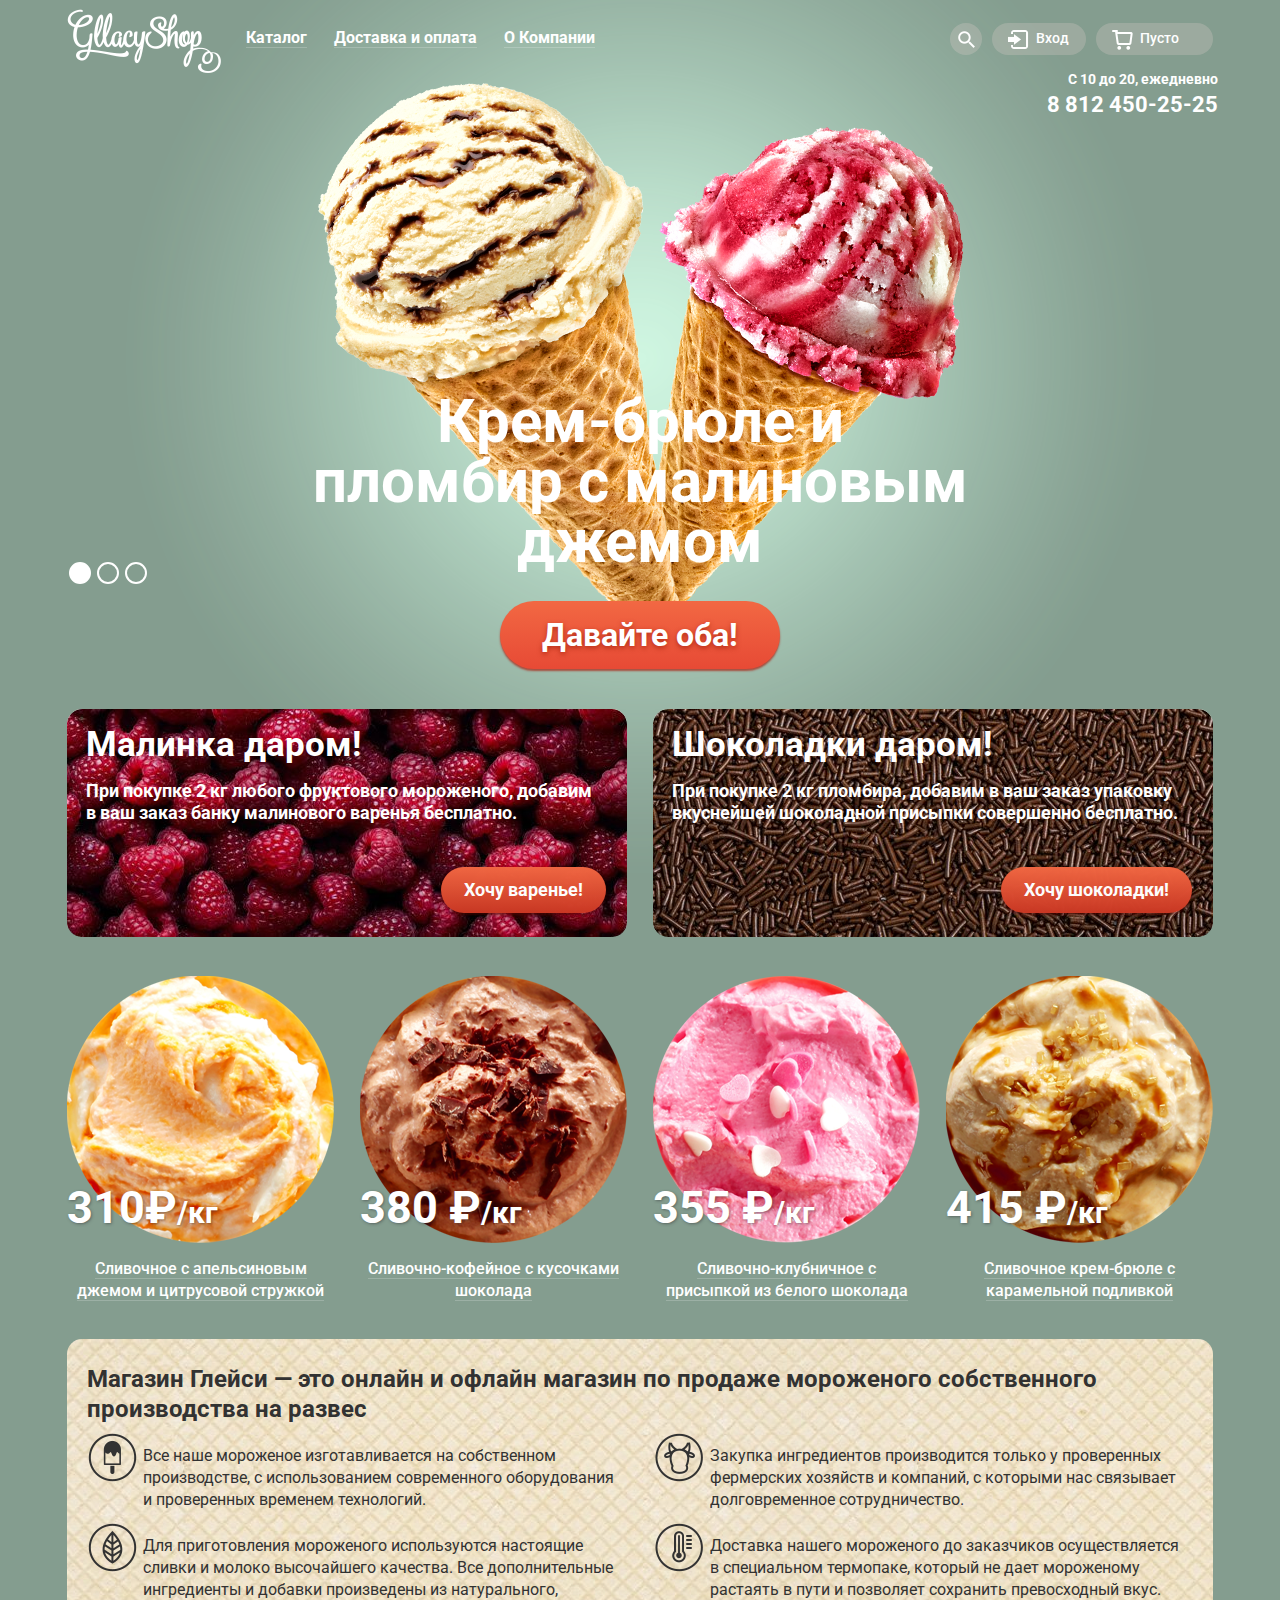
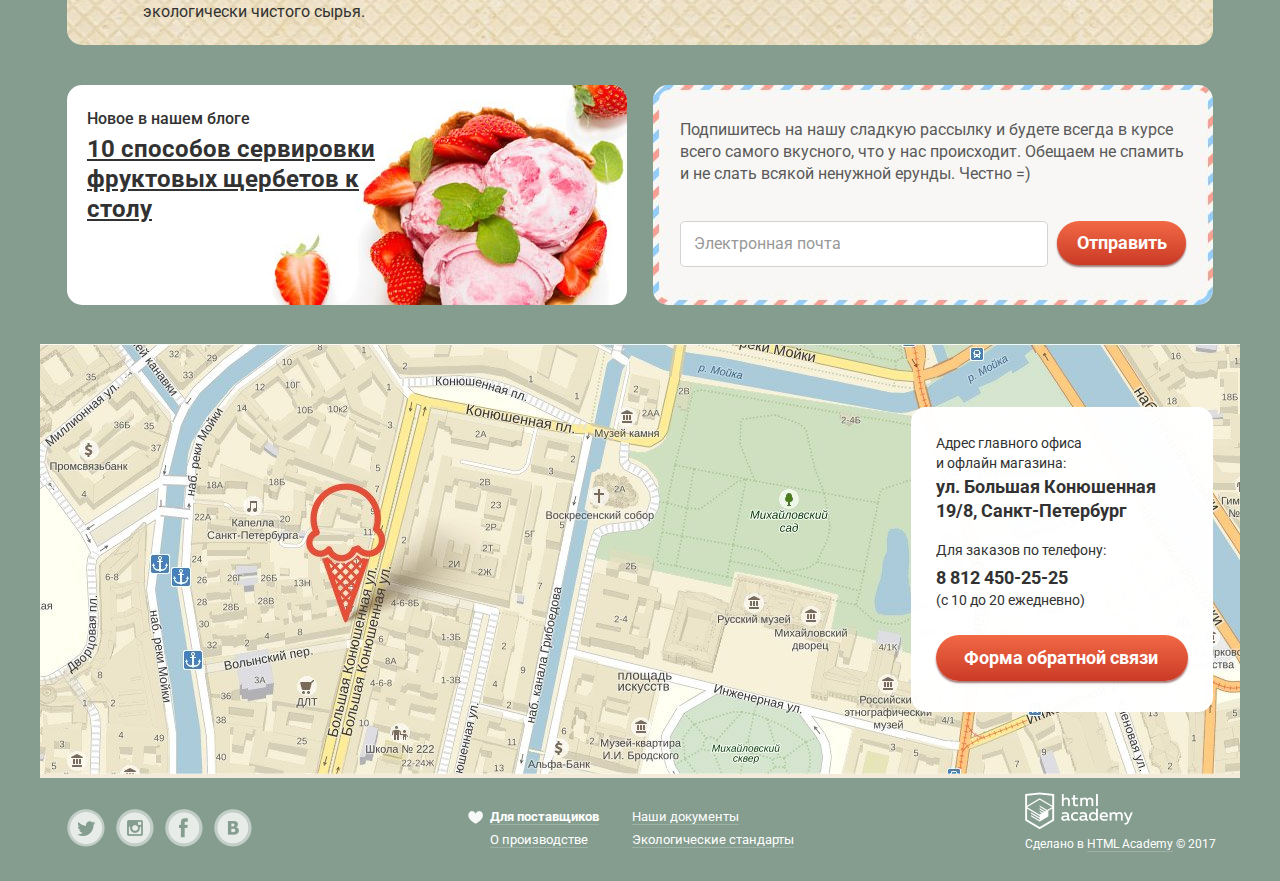
<file: index.html>
<!DOCTYPE html>
<html lang="ru">
    <head>
        <meta charset="utf-8">
        <title>Icecream shop "Gllacy"</title>
        <link href="https://fonts.googleapis.com/css?family=Roboto:100,100i,300,300i,400,400i,500,500i,700,700i,900,900i&amp;subset=cyrillic,cyrillic-ext" rel="stylesheet">
        <link rel="stylesheet" href="css/normalize.css">
        <link rel="stylesheet" href="css/style.css">
        <link rel="icon" type="image/png" sizes="16x16" href="img/favicon.png">
    </head>
    <body>
        <input class="slider-input" type="radio" id="btn-1" name="toggle" checked>
        <input class="slider-input" type="radio" id="btn-2" name="toggle">
        <input class="slider-input" type="radio" id="btn-3" name="toggle">
        <div class="site-wrapper">
            <div class="content-wrapper">
                <!-- Header start -->
                <header class="main-header clearfix">
                    <nav class="main-nav">
                        <div class="logo">
                            <img src="img/logo.png" alt="Логотип Gllacy" width="154" height="64">
                        </div>
                        <ul class="main-nav-list">
                            <li class="main-nav-item">
                                <a class="main-nav-item-link" href="">
                                    <span>Каталог</span>
                                </a>
                                <div class="catalog-menu-list-wrapper">
                                    <ul class="catalog-menu-list">
                                        <li class="catalog-menu-item">Новинки</li>
                                        <li class="catalog-menu-item">
                                            <a href="catalog.html">Сливочное</a>
                                        </li>
                                        <li class="catalog-menu-item">
                                            <a href="">Щербеты</a>
                                        </li>
                                        <li class="catalog-menu-item">
                                            <a href="">Фруктовый лед</a>
                                        </li>
                                        <li class="catalog-menu-item">
                                            <a href="">Мелорин</a>
                                        </li>
                                    </ul>
                                </div>
                            </li>
                            <li class="main-nav-item">
                                <a class="main-nav-item-link" href="">
                                    <span>Доставка и оплата</span>
                                </a>
                            </li>
                            <li class="main-nav-item">
                                <a href="" class="main-nav-item-link">
                                    <span>О Компании</span>
                                </a>
                            </li>
                        </ul>
                    </nav>
                    <div class="user-block">
                        <div class="user-block-item user-block-item-search">
                            <a href="" class="search-link" title="Поиск"></a>
                            <div class="search-form-wrap">
                                <form class="search-form" action="https://echo.htmlacademy.ru" method="get">
                                    <input class="search-input" type="search" id="search" name="search" placeholder="Что ищем?">
                                    <label class="search-hint" for="search">Что ищем?</label>
                                </form>
                            </div>
                        </div>
                        <div class="user-block-item user-block-item-login">
                            <a href="" class="login-link" title="Вход">Вход</a>
                            <div class="login-form-wrap">
                                <form class="login-form" action="https://echo.htmlacademy.ru" method="get">
                                    <input class="email-input" type="email" name="email" id="enter-email" placeholder="Электронная почта" required>
                                    <label class="email-hint" for="enter-email">Электронная почта</label>
                                    <input class="password-input" type="password" name="password" id="enter-password" placeholder="Пароль" required>
                                    <label class="password-hint" for="enter-password">Пароль</label>
                                    <button class="login-btn btn" type="submit">Войти</button>
                                    <a class="login-forgotten" href="#">Забыли пароль?</a>
                                    <a class="login-new" href="#">Новая регистрация</a>
                                </form>
                            </div>
                        </div>
                        <div class="user-block-item user-block-item-basket">
                            <a href="" class="basket-link" title="Корзина">Пусто</a>
                            <a href="" class="basket-link basket-link-hover" title="Корзина">2 товара</a>
                            <div class="basket-content">
                                <table class="basket-table">
                                    <tbody>
                                        <tr class="basket-row">
                                            <td class="basket-col">
                                                <span class="cancel">&times;</span>
                                            </td>
                                            <td class="basket-col">
                                                <img src="img/ice-orange.png" alt="Пломбир с апельсиновым джемом" height="33" width="33">
                                            </td>
                                            <td class="basket-col">
                                                <span class="icecream-type">Пломбир с апельсиновым джемом</span>
                                            </td>
                                            <td class="basket-col">1,5 кг <span class="icecream-cost">х 200 руб.</span>
                                            </td>
                                            <td class="basket-col">300 руб.</td>
                                        </tr>
                                        <tr class="basket-row">
                                            <td class="basket-col">
                                                <span class="cancel">&times;</span>
                                            </td>
                                            <td class="basket-col">
                                                <img src="img/ice-straw.png" alt="Клубничный пломбир с присыпкой  из белого шоколада" height="33" width="33">
                                            </td>
                                            <td class="basket-col">
                                                <span class="icecream-type">Клубничный пломбир с присыпкой  из белого шоколада</span>
                                            </td>
                                            <td class="basket-col">1,5 кг <span class="icecream-cost">х 300 руб.</span>
                                            </td>
                                            <td class="basket-col">450 руб.</td>
                                        </tr>
                                    </tbody>
                                </table>
                                <div class="basket-row-all">
                                    <span>Итого: 750 руб.</span>
                                    <a href="#" class="basket-btn btn">Оформить заказ</a>
                                </div>
                            </div>
                        </div>
                    </div>
                    <div class="contact-info">
                        <span class="open-time">С 10 до 20, ежедневно</span>
                        <span class="phone">8 812 450-25-25</span>
                    </div>
                </header>
                <!-- Слайдеры-->
                <div class="slider">
                    <div class="slide" id="slide1">
                        <div class="slide-title">Крем-брюле и пломбир с малиновым джемом</div>
                        <a href="#" class="slide-btn">Давайте оба!</a>
                    </div>
                    <div class="slide" id="slide2">
                        <div class="slide-title">Шоколадный пломбир и лимонный сорбет</div>
                        <a href="#" class="slide-btn">Давайте оба!</a>
                    </div>
                    <div class="slide" id="slide3">
                        <div class="slide-title">Пломбир с помадкой и клубничный щербет</div>
                        <a href="#" class="slide-btn">Давайте оба!</a>
                    </div>
                </div>
                <div class="slider-controls">
                    <label for="btn-1">Слайдер 1</label>
                    <label for="btn-2">Слайдер 2</label>
                    <label for="btn-3">Слайдер 3</label>
                </div>
                <!-- Слайдеры off -->
                <main>
                    <section class="main-offers clearfix">
                        <div class="offer offer-left clearfix">
                            <h3 class="offer-heading">Малинка даром!</h3>
                            <p class="offer-text">При покупке 2 кг любого фруктового мороженого, добавим в ваш заказ банку малинового варенья бесплатно.</p>
                            <a href="" class="btn offer-btn">Хочу варенье!</a>
                        </div>
                        <div class="offer offer-right">
                            <h3 class="offer-heading">Шоколадки даром!</h3>
                            <p class="offer-text">При покупке 2 кг пломбира, добавим в ваш заказ упаковку вкуснейшей шоколадной присыпки совершенно бесплатно.</p>
                            <a href="" class="btn offer-btn ">Хочу шоколадки!</a>
                        </div>
                    </section>
                    <section class="hits">
                        <article class="catalog-item">
                            <figure class="catalog-item-img">
                                <img src="img/ice-orange.png" alt="Сливочное с апельсиновым джемом и цитрусовой стружкой" width="267" height="267">
                            </figure>
                            <span class="catalog-item-name">
                                <a href="#">Сливочное с апельсиновым джемом и цитрусовой стружкой</a>
                            </span>
                            <span class="item-price">310&#8381;<span class="small-letter">/кг</span></span>
                            <a href="#" class="btn catalog-preview-btn">Быстрый просмотр</a>
                            <div class="catalog-item-preview">Превью</div>
                        </article>
                        <article class="catalog-item">
                            <figure class="catalog-item-img">        
                                <img src="img/ice-coffee.png" alt="Сливочно-кофейное с кусочками шоколада" width="267" height="267">
                            </figure>
                            <span class="catalog-item-name">
                                <a href="">Сливочно-кофейное с кусочками шоколада</a>
                            </span>
                            <span class="item-price">380 ₽<span class="small-letter">/кг</span></span>
                            <a href="#" class="btn catalog-preview-btn">Быстрый просмотр</a>
                            <div class="catalog-item-preview">Превью</div>
                        </article>
                        <article class="catalog-item">
                            <figure class="catalog-item-img">        
                                <img src="img/ice-straw.png" alt="Сливочно-клубничное с присыпкой из белого шоколада" width="267" height="267">
                            </figure>
                            <span class="catalog-item-name">
                                <a href="">Сливочно-клубничное с присыпкой из белого шоколада</a>
                            </span>
                            <span class="item-price">355 ₽<span class="small-letter">/кг</span></span>
                            <a href="#" class="btn catalog-preview-btn">Быстрый просмотр</a>
                            <div class="catalog-item-preview">Превью</div>
                        </article>
                        <article class="catalog-item">
                            <figure class="catalog-item-img">        
                                <img src="img/ice-caram.png" alt="Сливочное крем-брюле с карамельной подливкой" width="267" height="267">
                            </figure>
                            <span class="catalog-item-name">
                                <a href="">Сливочное крем-брюле с карамельной подливкой</a>
                            </span>
                            <span class="item-price">415 ₽<span class="small-letter">/кг</span></span>
                            <a href="#" class="btn catalog-preview-btn">Быстрый просмотр</a>
                            <div class="catalog-item-preview">Превью</div>
                        </article>
                    </section>
                    <section class="advantages">
                        <div class="advantages-wrapper">
                            <!-- Тире портит разметку -->
                            <h2 class="advantages-heading">Магазин Глейси — это онлайн и офлайн магазин по продаже мороженого собственного производства на развес</h2>
                            <div class="advantages-item">
                                <p class="icecream">Все наше мороженое изготавливается на собственном производстве, с использованием современного оборудования и проверенных временем технологий.</p>
                            </div>
                            <div class="advantages-item">
                                <p class="cow">Закупка ингредиентов  производится только у проверенных фермерских хозяйств и компаний, с которыми нас связывает долговременное сотрудничество.</p>
                            </div>
                            <div class="advantages-item">
                                <p class="leaf">Для приготовления мороженого используются настоящие сливки и молоко высочайшего качества. Все дополнительные ингредиенты и добавки произведены из натурального, экологически чистого сырья.</p>
                            </div>
                            <div class="advantages-item">
                                <p class="temperature">Доставка нашего мороженого до заказчиков осуществляется в специальном термопаке, который не дает мороженому растаять в пути и позволяет сохранить превосходный вкус.</p>
                            </div>
                        </div>
                    </section>
                    <!-- Блог и фидбэк -->
                    <section class="additional-options clearfix">
                        <div class="options blog">
                            <p class="blog-news-heading">Новое в нашем блоге</p>
                            <!-- По бизнес-логике тут должна быть ссылка-->
                            <a href="#">
                                <span class="blog-news-link">10 способов сервировки фруктовых щербетов к столу</span>
                            </a>
                        </div>
                        <div class="options mailout">
                            <p class="mailout-description">Подпишитесь на нашу сладкую рассылку и будете всегда в курсе всего самого вкусного, что у нас происходит. Обещаем не спамить и не слать всякой ненужной ерунды. Честно =)</p>
                            <form action="https://echo.htmlacademy.ru" method="POST" class="mailout-form">
                                <input type="text" name="mailout" placeholder="Электронная почта" class="mailout-input" id="mailout-field" required>
                                <label for="mailout-field" class="mailout-hint">Электронная почта</label>
                                <button type="submit" class="mailout-btn btn">Отправить</button>
                            </form>
                        </div>
                    </section>
                </main>
            </div>
            <!-- Див сверху заканчивает content-wrapper -->
            <section class="feedback feedback-wrapper">
                <div class="map">
                    <iframe src="https://www.google.com/maps/embed?pb=!1m18!1m12!1m3!1d1998.6146657631232!2d30.320266216014495!3d59.938535981876115!2m3!1f0!2f0!3f0!3m2!1i1024!2i768!4f13.1!3m3!1m2!1s0x4696310fca77c663%3A0xe2913435672b14c9!2s21Shop!5e0!3m2!1sru!2sru!4v1492291363458"></iframe>
                </div>
                <div class="feedback-contacts">
                    <p>Адрес главного офиса и офлайн магазина:</p>
                    <b class="address">ул. Большая Конюшенная 19/8, Санкт-Петербург</b>             
                    <p>Для заказов по телефону:</p>
                    <b>8 812 450-25-25</b>
                    <p>(с 10 до 20 ежедневно)</p>
                    <a href="#feedback-modal-open" class="feedback-form-btn btn">Форма обратной связи</a>
                    <div class="feedback-modal-wrapper" id="feedback-modal-open">
                        <form class="feedback-form-modal" action="https://echo.htmlacademy.ru" method="get">
                            <a href="#close" title="Закрыть" class="close">&times;</a>
                            <span>Мы обязательно вам ответим!</span>
                            <input type="text" name="name" id="name" placeholder="Как вас зовут?" class="name-input" required>
                            <label for="name" class="name-hint">Как вас зовут?</label>
                            <input type="email" name="email" id="reg-email" placeholder="Ваша почта для ответа?" class="reg-email-input" required>
                            <label for="reg-email" class="reg-email-hint">Ваша почта для ответа?</label>
                            <textarea placeholder="Напишите что-нибудь..." name="feedback-additional" class="feedback-additional-texarea" id="feedback-additional"></textarea>
                            <label for="feedback-additional" class="feedback-additional-hint">Напишите что-нибудь...</label>
                            <button type="submit" class="reg-btn btn">Отправить</button>
                        </form>
                    </div>
                </div>
            </section>
            <footer class="footer content-wrapper clearfix">
                <section class="footer-social">
                    <a class="footer-social-btn-link" href="https://twitter.com/htmlacademy-ru" target="_blank">
                        <span class="footer-social-btn twitter">HTML Academy: Twitter</span>
                    </a>
                    <a class="footer-social-btn-link" href="https://www.instagram.com/htmlacademy/" target="_blank">
                        <span class="footer-social-btn insta">HTML Academy: Instagram</span>
                    </a>
                    <a class="footer-social-btn-link" href="https://www.facebook.com/htmlacademy" target="_blank">
                        <span class="footer-social-btn facebook">HTML Academy: Facebook</span>
                    </a>
                    <a class="footer-social-btn-link" href="https://vk.com/htmlacademy" target="_blank">
                        <span class="footer-social-btn vk">HTML Academy: Vkontakte</span>
                    </a>
                </section>
                <section class="footer-docs">
                    <ul class="footer-docs-list">
                        <li>
                            <a class="footer-docs-link" href="#">Для поставщиков</a>
                        </li>
                        <li>
                            <a class="footer-docs-link" href="#">Наши документы</a>
                        </li>
                        <li>
                            <a class="footer-docs-link" href="#">О производстве</a>
                        </li>
                        <li>
                            <a class="footer-docs-link" href="#">Экологические стандарты</a>
                        </li>
                    </ul>
                </section>
                <section class="footer-copyright">
                    <a class="footer-copyright-link" href="https://htmlacademy.ru/intensive/htmlcss">
                        <span class="footer-copyright-logo">HTML Academy</span>
                    </a>
                    <span>Сделано в <a href="https://htmlacademy.ru/intensive/htmlcss">HTML Academy</a> &#169; 2017</span>
                </section>
            </footer>
        </div>
        <script src="js/script.js"></script>
    </body>
</html>
</file>
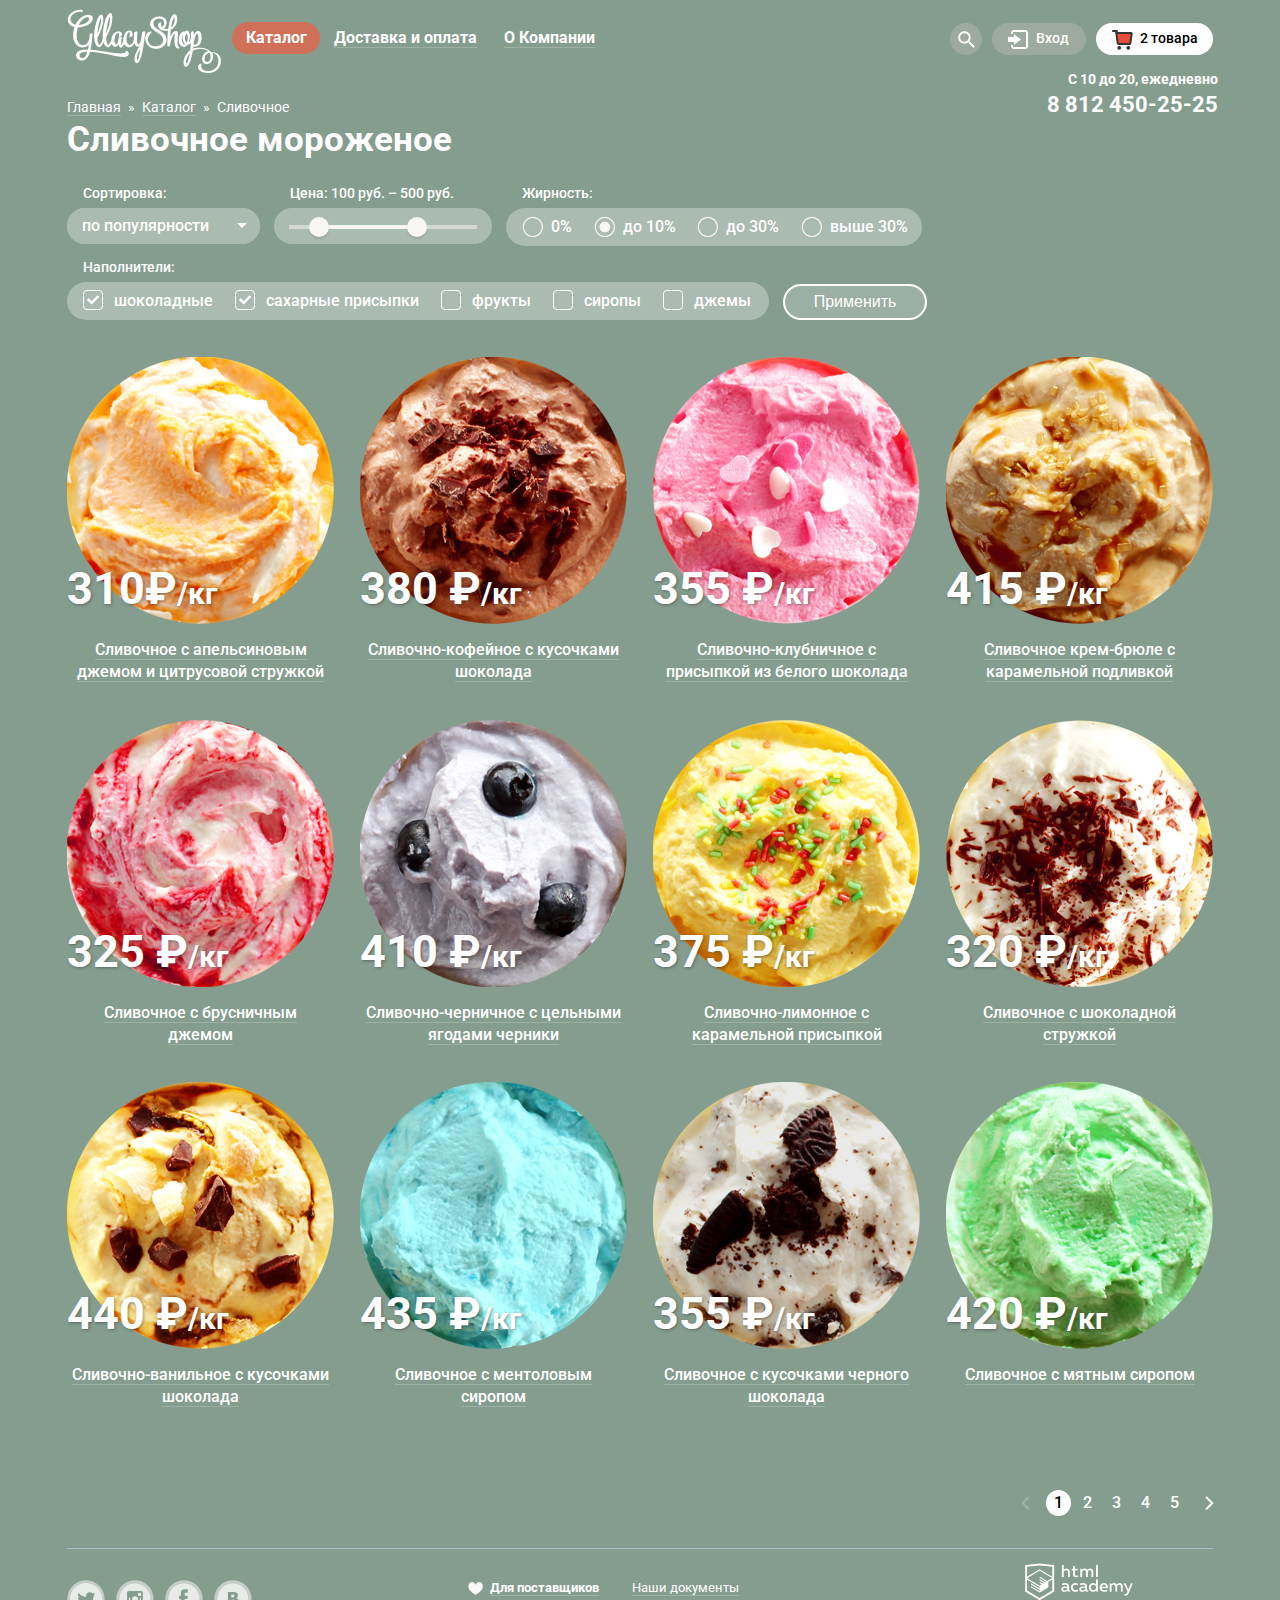
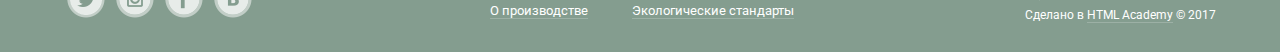
<file: catalog.html>
<!DOCTYPE html>
<html lang="ru">
    <head>
        <meta charset="UTF-8">
        <title>"Сливочное": Icecream shop "Gllacy"</title>
        <link href="https://fonts.googleapis.com/css?family=Roboto:100,100i,300,300i,400,400i,500,500i,700,700i,900,900i&amp;subset=cyrillic,cyrillic-ext" rel="stylesheet">
        <link rel="stylesheet" href="css/normalize.css">
        <link rel="stylesheet" href="css/style.css">
        <link rel="icon" type="image/png" sizes="16x16" href="img/favicon.png">
    </head>
    <body>
        <div class="catalog-page-wrapper">
            <div class="content-wrapper">
                <header class="main-header clearfix">
                    <nav class="main-nav">
                        <div class="logo">
                            <a href="index.html" class="catalog-page-logo">
                                <img src="img/logo.png" alt="Логотип Gllacy" width="154" height="64">
                            </a>
                        </div>
                        <ul class="main-nav-list">
                            <li class="main-nav-item main-nav-item-active">
                                <a class="main-nav-item-link" href="">
                                    <span>Каталог</span>
                                </a>
                                <div class="catalog-menu-list-wrapper">
                                    <ul class="catalog-menu-list">
                                        <li class="catalog-menu-item">Новинки</li>
                                        <li class="catalog-menu-item catalog-menu-item-active">
                                            <a href="catalog.html">Сливочное</a>
                                        </li>
                                        <li class="catalog-menu-item">
                                            <a href="">Щербеты</a>
                                        </li>
                                        <li class="catalog-menu-item">
                                            <a href="">Фруктовый лед</a>
                                        </li>
                                        <li class="catalog-menu-item">
                                            <a href="">Мелорин</a>
                                        </li>
                                    </ul>
                                </div>
                            </li>
                            <li class="main-nav-item">
                                <a class="main-nav-item-link" href="">
                                    <span>Доставка и оплата</span>
                                </a>
                            </li>
                            <li class="main-nav-item">
                                <a href="" class="main-nav-item-link">
                                    <span>О Компании</span>
                                </a>
                            </li>
                        </ul>
                    </nav>
                    <div class="user-block">
                        <div class="user-block-item user-block-item-search">
                            <a href="" class="search-link" title="Поиск"></a>
                            <div class="search-form-wrap">
                                <form class="search-form" action="https://echo.htmlacademy.ru" method="get">
                                    <input class="search-input" type="search" id="search" name="search" placeholder="Что ищем?">
                                    <label class="search-hint" for="search">Что ищем?</label>
                                </form>
                            </div>
                        </div>
                        <div class="user-block-item user-block-item-login">
                            <a href="" class="login-link" title="Вход">Вход</a>
                            <div class="login-form-wrap">
                                <form class="login-form" action="https://echo.htmlacademy.ru" method="get">
                                    <input class="email-input" type="email" name="email" id="enter-email" placeholder="Электронная почта" required>
                                    <label class="email-hint" for="enter-email">Электронная почта</label>
                                    <input class="password-input" type="password" name="password" id="enter-password" placeholder="Пароль" required>
                                    <label class="password-hint" for="enter-password">Пароль</label>
                                    <button class="login-btn btn" type="submit">Войти</button>
                                    <a class="login-forgotten" href="#">Забыли пароль?</a>
                                    <a class="login-new" href="#">Новая регистрация</a>
                                </form>
                            </div>
                        </div>
                        <div class="user-block-item user-block-item-basket">
                            <a href="" class="basket-link basket-link-catalog" title="Корзина">2 товара</a>
                            <div class="basket-content">
                                <table class="basket-table">
                                    <tbody>
                                        <tr class="basket-row">
                                            <td class="basket-col">
                                                <span class="cancel">&times;</span>
                                            </td>
                                            <td class="basket-col">
                                                <img src="img/ice-orange.png" alt="Пломбир с апельсиновым джемом" height="33" width="33">
                                            </td>
                                            <td class="basket-col">
                                                <span class="icecream-type">Пломбир с апельсиновым джемом</span>
                                            </td>
                                            <td class="basket-col">1,5 кг <span class="icecream-cost">х 200 руб.</span>
                                            </td>
                                            <td class="basket-col">300 руб.</td>
                                        </tr>
                                        <tr class="basket-row">
                                            <td class="basket-col">
                                                <span class="cancel">&times;</span>
                                            </td>
                                            <td class="basket-col">
                                                <img src="img/ice-straw.png" alt="Клубничный пломбир с присыпкой  из белого шоколада" height="33" width="33">
                                            </td>
                                            <td class="basket-col">
                                                <span class="icecream-type">Клубничный пломбир с присыпкой  из белого шоколада</span>
                                            </td>
                                            <td class="basket-col">1,5 кг <span class="icecream-cost">х 300 руб.</span>
                                            </td>
                                            <td class="basket-col">450 руб.</td>
                                        </tr>
                                    </tbody>
                                </table>
                                <div class="basket-row-all">
                                    <span>Итого: 750 руб.</span>
                                    <a href="#" class="basket-btn btn">Оформить заказ</a>
                                </div>
                            </div>
                        </div>
                    </div>
                    <div class="contact-info">
                        <span class="open-time">С 10 до 20, ежедневно
                        </span>
                        <span class="phone">8 812 450-25-25</span>
                    </div>
                </header>
                <!-- Main -->
                <main class="clearfix">
                    <div class="breadcrumbs">
                        <ul>
                            <li>
                                <a href="index.html">Главная</a>
                                <span>»</span>
                            </li>
                            <li>
                                <a href="#">Каталог</a>
                                <span>»</span>
                            </li>
                            <li>Сливочное</li>
                        </ul>
                    </div>
                    <!-- Фильтры -->
                    <section class="filter">
                        <h1>Сливочное мороженое</h1>
                        <form action="https://echo.htmlacademy.ru" method="post" class="filter-form">
                            <fieldset class="filter-item">
                                <legend>Сортировка:</legend>
                                <div class="filter-field filter-popular-width">
                                    <select>
                                        <option>по популярности</option>
                                        <option>сначала недорогие</option>
                                        <option>сначала дорогие</option>
                                        <option>по жирности</option>
                                    </select>
                                </div>
                            </fieldset>
                            <fieldset class="filter-item">
                                <legend>Цена: 100 руб. – 500 руб.</legend>
                                <div class="filter-field filter-price-width">
                                    <div class="price-line-full">
                                        <div class="price-line"></div>
                                    </div>
                                    <div class="toggle toggle-left"></div>
                                    <div class="toggle toggle-right"></div>
                                </div>
                            </fieldset>
                            <fieldset class="filter-item">
                                <legend>Жирность:</legend>
                                <div class="filter-field filter-fat-width">
                                    <input class="filter-fat-width-input" id="button1" type="radio" name="fat" value="0%">
                                    <label for="button1">0%</label>
                                    <input class="filter-fat-width-input" id="button2" type="radio" name="fat" value="до 10%" checked>
                                    <label for="button2">до 10%</label>
                                    <input class="filter-fat-width-input" id="button3" type="radio" name="fat" value="до 30%">
                                    <label for="button3">до 30%</label>
                                    <input class="filter-fat-width-input" id="button4" type="radio" name="fat" value="выше 30%">
                                    <label for="button4">выше 30%</label>
                                </div>
                            </fieldset>
                            <fieldset class="filter-item">
                                <legend>Наполнители:</legend>
                                <div class="filter-field filter-extra-width">
                                    <input class="filter-extra-width-input" id="square1" type="checkbox" name="шоколадные" checked>
                                    <label for="square1">шоколадные</label>
                                    <input class="filter-extra-width-input" id="square2" type="checkbox" name="сахарные присыпки" checked>
                                    <label for="square2">сахарные присыпки</label>
                                    <input class="filter-extra-width-input" id="square3" type="checkbox" name="фрукты">
                                    <label for="square3">фрукты</label>
                                    <input class="filter-extra-width-input" id="square4" type="checkbox" name="сиропы">
                                    <label for="square4">сиропы</label>
                                    <input class="filter-extra-width-input" id="square5" type="checkbox" name="джемы">
                                    <label for="square5">джемы</label>
                                </div>
                            </fieldset>
                            <button class="filter-btn" type="submit">Применить</button>
                        </form>
                    </section>
                    <!-- Сам каталог -->
                    <section class="catalog">
                        <article class="catalog-item">
                            <figure class="catalog-item-img">
                                <img src="img/ice-orange.png" alt="Сливочное с апельсиновым джемом и цитрусовой стружкой" width="267" height="267">
                            </figure>
                            <span class="catalog-item-name">
                                <a href="#">Сливочное с апельсиновым джемом и цитрусовой стружкой</a>
                            </span>
                            <span class="item-price">310&#8381;<span class="small-letter">/кг</span></span>
                            <a href="#" class="btn catalog-preview-btn">Быстрый просмотр</a>
                            <div class="catalog-item-preview">Превью</div>
                        </article>
                        <article class="catalog-item">
                            <figure class="catalog-item-img">        
                                <img src="img/ice-coffee.png" alt="Сливочно-кофейное с кусочками шоколада" width="267" height="267">
                            </figure>
                            <span class="catalog-item-name">
                                <a href="">Сливочно-кофейное с кусочками шоколада</a>
                            </span>
                            <span class="item-price">380 ₽<span class="small-letter">/кг</span></span>
                            <a href="#" class="btn catalog-preview-btn">Быстрый просмотр</a>
                            <div class="catalog-item-preview">Превью</div>
                        </article>
                        <article class="catalog-item">
                            <figure class="catalog-item-img">        
                                <img src="img/ice-straw.png" alt="Сливочно-клубничное с присыпкой из белого шоколада" width="267" height="267">
                            </figure>
                            <span class="catalog-item-name">
                                <a href="">Сливочно-клубничное с присыпкой из белого шоколада</a>
                            </span>
                            <span class="item-price">355 ₽<span class="small-letter">/кг</span></span>
                            <a href="#" class="btn catalog-preview-btn">Быстрый просмотр</a>
                            <div class="catalog-item-preview">Превью</div>
                        </article>
                        <article class="catalog-item">
                            <figure class="catalog-item-img">        
                                <img src="img/ice-caram.png" alt="Сливочное крем-брюле с карамельной подливкой" width="267" height="267">
                            </figure>
                            <span class="catalog-item-name">
                                <a href="">Сливочное крем-брюле с карамельной подливкой</a>
                            </span>
                            <span class="item-price">415 ₽<span class="small-letter">/кг</span></span>
                            <a href="#" class="btn catalog-preview-btn">Быстрый просмотр</a>
                            <div class="catalog-item-preview">Превью</div>
                        </article>
                        <article class="catalog-item">
                            <figure class="catalog-item-img">        
                                <img src="img/ice-brjam.png" alt="Сливочное с брусничным джемом" width="267" height="267">
                            </figure>
                            <span class="catalog-item-name">
                                <a href="">Сливочное с брусничным джемом</a>
                            </span>
                            <span class="item-price">325 ₽<span class="small-letter">/кг</span></span>
                            <a href="#" class="btn catalog-preview-btn">Быстрый просмотр</a>
                            <div class="catalog-item-preview">Превью</div>     
                        </article>
                        <article class="catalog-item">
                            <figure class="catalog-item-img">        
                                <img src="img/ice-blub.png" alt="Сливочно-черничное с цельными ягодами черники" width="267" height="267">
                            </figure>
                            <span class="catalog-item-name">
                                <a href="">Сливочно-черничное с цельными ягодами черники</a>
                            </span>
                            <span class="item-price">410 ₽<span class="small-letter">/кг</span></span>
                            <a href="#" class="btn catalog-preview-btn">Быстрый просмотр</a>
                            <div class="catalog-item-preview">Превью</div>
                        </article>
                        <article class="catalog-item">
                            <figure class="catalog-item-img">        
                                <img src="img/ice-lemon.png" alt="Сливочно-лимонное с карамельной присыпкой" width="267" height="267">
                            </figure>
                            <span class="catalog-item-name">
                                <a href="">Сливочно-лимонное с карамельной присыпкой</a>
                            </span>
                            <span class="item-price">375 ₽<span class="small-letter">/кг</span></span>
                            <a href="#" class="btn catalog-preview-btn">Быстрый просмотр</a>
                            <div class="catalog-item-preview">Превью</div>
                        </article>
                        <article class="catalog-item">
                            <figure class="catalog-item-img">        
                                <img src="img/ice-choco.png" alt="Сливочное с шоколадной стружкой" width="267" height="267">
                            </figure>
                            <span class="catalog-item-name">
                                <a href="">Сливочное с шоколадной стружкой</a>
                            </span>
                            <span class="item-price">320 ₽<span class="small-letter">/кг</span></span>
                            <a href="#" class="btn catalog-preview-btn">Быстрый просмотр</a>
                            <div class="catalog-item-preview">Превью</div>
                        </article>
                        <article class="catalog-item">
                            <figure class="catalog-item-img">        
                                <img src="img/ice-vanchoco.png" alt="Сливочно-ванильное с кусочками шоколада" width="267" height="267">
                            </figure>
                            <span class="catalog-item-name">
                                <a href="">Сливочно-ванильное с кусочками шоколада</a>
                            </span>
                            <span class="item-price">440 ₽<span class="small-letter">/кг</span></span>
                            <a href="#" class="btn catalog-preview-btn">Быстрый просмотр</a>
                            <div class="catalog-item-preview">Превью</div>
                        </article>
                        <article class="catalog-item">
                            <figure class="catalog-item-img">         
                                <img src="img/ice-mensyr.png" alt="Сливочное с кусочками черного шоколада" width="267" height="267">
                            </figure>
                            <span class="catalog-item-name">
                                <a href="">Сливочное с ментоловым сиропом</a>
                            </span>
                            <span class="item-price">435 ₽<span class="small-letter">/кг</span></span>
                            <a href="#" class="btn catalog-preview-btn">Быстрый просмотр</a>
                            <div class="catalog-item-preview">Превью</div>      
                        </article>
                        <article class="catalog-item">
                            <figure class="catalog-item-img">        
                                <img src="img/ice-blackchoco.png" alt="Сливочное с кусочками черного шоколада" width="267" height="267">
                            </figure>
                            <span class="catalog-item-name">
                                <a href="">Сливочное с кусочками черного шоколада</a>
                            </span>
                            <span class="item-price">355 ₽<span class="small-letter">/кг</span></span>
                            <a href="#" class="btn catalog-preview-btn">Быстрый просмотр</a>
                            <div class="catalog-item-preview">Превью</div>
                        </article>
                        <article class="catalog-item">
                            <figure class="catalog-item-img">        
                                <img src="img/ice-mint.png" alt="Сливочное с мятным сиропом" width="267" height="267">
                            </figure>
                            <span class="catalog-item-name">
                                <a href="">Сливочное с мятным сиропом</a>
                            </span>
                            <span class="item-price">420 ₽<span class="small-letter">/кг</span></span>
                            <a href="#" class="btn catalog-preview-btn">Быстрый просмотр</a>
                            <div class="catalog-item-preview">Превью</div>
                        </article>
                    </section>
                    <ul class="pagination">
                        <li>
                            <a class="page previous-page" href=""></a>
                        </li>
                        <li class="pagination-item">
                            <a class="page current-page" href="#">1</a>
                        </li>
                        <li class="pagination-item">
                            <a class="page" href="#">2</a>
                        </li>
                        <li class="pagination-item">
                            <a class="page" href="#">3</a>
                        </li>
                        <li class="pagination-item">
                            <a class="page" href="#">4</a>
                        </li>
                        <li class="pagination-item">
                            <a class="page" href="#">5</a>
                        </li>
                        <li>
                            <a class="page next-page" href=""></a>
                        </li>
                    </ul>
                </main>
                <!-- Футер -->
                <footer class="footer catalog-footer">
                    <section class="footer-social">
                        <a class="footer-social-btn-link" href="https://twitter.com/htmlacademy-ru" target="_blank">
                            <span class="footer-social-btn twitter">HTML Academy: Twitter</span>
                        </a>
                        <a class="footer-social-btn-link" href="https://www.instagram.com/htmlacademy/" target="_blank">
                            <span class="footer-social-btn insta">HTML Academy: Instagram</span>
                        </a>
                        <a class="footer-social-btn-link" href="https://www.facebook.com/htmlacademy" target="_blank">
                            <span class="footer-social-btn facebook">HTML Academy: Facebook</span>
                        </a>
                        <a class="footer-social-btn-link" href="https://vk.com/htmlacademy" target="_blank">
                            <span class="footer-social-btn vk">HTML Academy: Vkontakte</span>
                        </a>
                    </section>
                    <section class="footer-docs">
                        <ul class="footer-docs-list">
                            <li>
                                <a class="footer-docs-link" href="#">Для поставщиков</a>
                            </li>
                            <li>
                                <a class="footer-docs-link" href="#">Наши документы</a>
                            </li>
                            <li>
                                <a class="footer-docs-link" href="#">О производстве</a>
                            </li>
                            <li>
                                <a class="footer-docs-link" href="#">Экологические стандарты</a>
                            </li>
                        </ul>
                    </section>
                    <section class="footer-copyright">
                        <a class="footer-copyright-link" href="https://htmlacademy.ru/intensive/htmlcss">
                            <span class="footer-copyright-logo">HTML Academy</span>
                        </a>
                        <span>Сделано в <a href="https://htmlacademy.ru/intensive/htmlcss">HTML Academy</a> &#169; 2017</span>
                    </section>
                </footer>
            </div>
        </div>
        <script src="js/script.js"></script>
    </body>
</html>
</file>
<file: css/style.css>
/*На весь сайт*/
html,
body {
	margin: 0;
	padding: 0;
}
body {
	font-family: "Roboto", "Arial",  sans-serif;

	color: #849d8f;
}
a {
	text-decoration: none;

	color: white;
	border-bottom: 1px solid rgba(255, 255, 255, 0.2);
}
a:hover,
a:active {
	color: #ffbc9e;
	border-bottom: 1px solid #ffbc9e;
}
body .slider-input {
	display: none;
}
.btn {
	display: inline-block;
	vertical-align: top;

	box-sizing: border-box;
	padding: 11px 22.75px;

	cursor: pointer;
	text-decoration: none;

	opacity: 0.988;
	color: white;
	border: none;
	border-radius: 50px;
	background-image: -webkit-linear-gradient(bottom, #ca3824 0%, #f26843 100%);
	background-image:         linear-gradient(to top, #ca3824 0%, #f26843 100%);
	box-shadow: 0 2px 2px rgba(85, 8, 0, 0.54);
}
.btn:hover {
	text-decoration: none;

	color: white;
	border: none;
	background-image: -webkit-linear-gradient(bottom, #ec6e5d 0%, #f58669 100%);
	background-image:         linear-gradient(to top, #ec6e5d 0%, #f58669 100%);
	box-shadow: 0 1px 2px #ac1000;
}
.btn:active {
	background-color: red;
	background-image: -webkit-linear-gradient(bottom, #e1613e 0%, #d74531 100%);
	background-image:         linear-gradient(to top, #e1613e 0%, #d74531 100%);
	box-shadow: inset 0 2px 2px #942718;
}
.site-wrapper {
	min-width: 1200px;
	min-height: 100px;

	-webkit-transition: background-image 0.5s ease,
	background-color 0.5s ease;
	transition: background-image 0.5s ease,
	background-color 0.5s ease;

	background-color: #849d8f;
	background-image: url("../img/bg-ice.png");
	background-repeat: no-repeat;
	background-position: top center;
}
/*для предзагрузки слайдеров*/
.site-wrapper:before,
.site-wrapper:after {
	visibility: hidden;

	content: "";
}
.site-wrapper:before,
.site-wrapper:after {
	background-image: url(../img/bg-ice-2.png);
}
.site-wrapper:after {
	background-image: url(../img/bg-ice-3.png);
}
.content-wrapper {
	position: relative;

	width: 1146px;
	margin: 0 auto;
	padding-right: 27px;
	padding-left: 27px;
}
.clearfix:after {
	display: table;
	clear: both;

	content: " ";
}
/*Шапка*/
.main-header {
	width: auto;
	padding-top: 9px;
}
.main-nav {
	display: block;
	float: left;

	width: 800px;
}
.main-nav .logo {
	display: inline-block;
	vertical-align: top;

	margin-right: 7px;
	margin-left: 0;
}
.main-nav-list {
	display: inline-block;
	vertical-align: top;

	width: 600px;
	margin: 0;
	margin-top: -7px;
	padding: 0;
	padding-top: 20px;

	font-size: 0;

	list-style-type: none;

	-webkit-padding-start: 0;
}
.main-nav-item {
	position: relative;
	z-index: 22;

	display: inline-block;
	vertical-align: top;

	height: 32px;
	margin-right: 0;

	font-size: 0;

	color: white;
	border-radius: 16px;
}
.main-nav-item .main-nav-item-link {
	display: block;

	padding: 7px 13.5px;

	color: inherit;
	border: none;
}
.main-nav-item-link span {
	display: block;

	font-size: 16px;
	font-weight: 700;
	line-height: 18px;

	border-bottom: 1px solid rgba(255, 255, 255, 0.2);
}
.main-nav-item:first-child {
	position: relative;
}
.catalog-menu-list-wrapper {
	position: absolute;
	z-index: 8;
	top: 32px;
	right: -49px;

	display: none;

	width: 143px;
}
.catalog-menu-list {
	box-sizing: border-box;
	width: 143px;
	min-height: 170px;
	margin: 0;
	margin-top: 4px;
	padding: 0;

	font-size: 0;

	list-style: none;

	border-radius: 5px;
	background-color: #f8f7f4;
	box-shadow: 0 20px 20px rgba(0, 0, 0, 0.4);
}
.main-nav-item:hover {
	color: black;
	background-color: white;
}
.main-nav-item:first-child:hover .catalog-menu-list-wrapper {
	display: block;
}
.main-nav-item:active {
	background-color: #ededed;
	box-shadow: inset 0 2px 1px dimgrey;
}
.catalog-menu-item {
	display: block;

	box-sizing: border-box;
	width: 143px;
	height: 33px;
	margin-top: 0;
	margin-bottom: 0;

	font-size: 14px;
	font-weight: 400;
	line-height: 16px;

	text-decoration: none;

	color: #323232;
	border: none;
}
.catalog-menu-item a {
	display: block;

	padding-top: 8.5px;
	padding-bottom: 8.5px;
	padding-left: 20px;

	text-decoration: none;

	color: black;
	border: none;
}
.catalog-menu-item:last-child {
	border-bottom-right-radius: 5px;
	border-bottom-left-radius: 5px;
}
.catalog-menu-item:first-child {
	position: relative;

	display: block;

	box-sizing: border-box;
	height: 38px;
	padding-top: 11px;
	padding-bottom: 11px;
	padding-left: 20px;

	font-size: 14px;
	font-weight: 700;
	line-height: 16px;

	text-decoration: none;

	color: #323232;
	border-radius: 5px;
}
.catalog-menu-item:first-child:after {
	position: absolute;
	top: 38px;
	left: 6px;

	width: 128px;
	height: 1px;

	content: "";

	background-color: #aebac7;
}
.catalog-menu-item:hover:not(:first-child) {
	background-color: #fbded7;
}
.catalog-menu-item:active:not(:first-child) {
	background-color: #f6b5a5;
}
.catalog-menu-item a:hover,
.catalog-menu-item a:active {
	text-decoration: none;

	color: black;
	border: none;
}
/*Правая часть шапки*/
.user-block {
	float: right;

	box-sizing: border-box;
	min-width: 267px;
	max-width: 355px;
	margin-top: 14px;
	margin-right: -10px;

	font-size: 0;

	text-align: right;
}
/*Общее для форм userblock*/
.user-block form {
	border-radius: 5px;
	background-color: rgb(248, 247, 244);
	box-shadow: 0 20px 20px rgba(0, 0, 0, 0.4);
}
.user-block input {
	position: relative;

	box-sizing: border-box;
	height: 44px;
	padding-top: 10px;
	padding-right: 10px;
	padding-bottom: 10px;
	padding-left: 13px;

	font-size: 16px;
	font-weight: 700;
	line-height: 24px;

	text-overflow: ellipsis;

	color: #323232;
	border: none;
	border: 1px solid #d3d3d2;
	border-radius: 5px;
}
.user-block input:hover {
	border: 2px solid #c7c6c5;
	outline: none;
}
.user-block input:focus {
	border: 2px solid #8fbdec;
	outline: none;
}
.user-block label {
	position: absolute;

	visibility: hidden;

	font-size: 11px;

	-webkit-transition: visibility 0s, opacity 0.5s linear;
	transition: visibility 0s, opacity 0.5s linear;

	opacity: 0;
	color: #5b9ddf;
}
.user-block input::-webkit-input-placeholder {
	font-family: "Roboto", "Arial",  sans-serif;
	font-size: 14px;
	font-weight: 400;
	line-height: 24px;

	color: #999999;
}
.user-block input::-moz-placeholder {
	font-family: "Roboto", "Arial",  sans-serif;
	font-size: 14px;
	font-weight: 400;
	line-height: 24px;

	color: #999999;
}
.user-block input:-moz-placeholder {
	font-size: 14px;
	font-weight: 400;
	line-height: 24px;

	color: #999999;
}
.user-block input:-ms-input-placeholder {
	font-family: "Roboto", "Arial",  sans-serif;
	font-size: 14px;
	font-weight: 400;
	line-height: 24px;

	color: #999999;
}
.user-block input:focus {
	border: 2px solid rgba(46, 136, 228, 0.52);
}
/*Стилизация состояний placeholder, убрать его, если в фокусе*/
.user-block input:focus::-webkit-input-placeholder {
	color: transparent;
}
.user-block input:focus::-moz-placeholder {
	color: transparent;
}
.user-block input:focus:-ms-input-placeholder {
	color: transparent;
}
/*начало разделов*/
.user-block-item {
	display: inline-block;
	vertical-align: top;

	min-height: 32px;
	margin-right: 10px;

	font-size: 14px;
	font-weight: 500;
	line-height: 16px;
}
.user-block-item a {
	border: none;
}
/*Поиск*/
.user-block-item-search {
	position: relative;

	box-sizing: border-box;
	width: 32px;
	height: 32px;
}
.user-block-item-search .search-form-wrap {
	position: absolute;
	z-index: 8;
	top: 32px;
	right: 0;

	display: none;

	width: 341px;
}
.user-block-item-search .search-link {
	display: block;

	box-sizing: border-box;
	width: 32px;
	height: 32px;
	padding: 7px;

	text-align: left;
	text-decoration: none;

	color: #ffffff;
	border-radius: 16px;
	background: url("../img/loop.png") no-repeat;
	background-color: rgba(255, 225, 225, 0.2);
	background-position: 50% 50%;
}
/*Стилизация формы входа*/
.user-block-item-search .search-form {
	position: relative;

	display: block;

	box-sizing: border-box;
	width: 341px;
	margin-top: 4px;
	padding-top: 20px;
	padding-right: 15px;
	padding-bottom: 20px;
	padding-left: 15px;
}
.search-input {
	width: 312px;
}
.search-hint {
	top: 5px;
	left: 27px;
}
.search-input:focus + .search-hint {
	visibility: visible;

	opacity: 1;
}
.search-input:not(:placeholder-shown) + .search-hint {
	color: #9a9a9a;
}
.search-input:not(focus):not(:placeholder-shown) {
	border: 1px solid rgba(178, 178, 178, 0.52);
}
/*Состояния иконки Поиска*/
.user-block-item-search:hover .search-link {
	background: url("../img/loop-hover.png") no-repeat;
	background-color: white;
	background-position: 50% 50%;
}
.user-block-item-search:hover .search-form-wrap {
	display: block;
}
/*Вход*/
.user-block-item-login {
	position: relative;
	z-index: 2;

	min-height: 32px;
}
.user-block-item-login .login-form-wrap {
	position: absolute;
	z-index: 8;
	top: 32px;
	right: 0;

	display: none;

	width: 275px;
}
.user-block-item-login .login-link {
	display: block;

	box-sizing: border-box;
	min-width: 92px;
	min-height: 32px;
	padding: 7px;
	padding-right: 17px;
	padding-left: 44px;

	text-align: center;
	text-decoration: none;

	color: #ffffff;
	border-radius: 16px;
	background-color: rgba(255, 225, 225, 0.2);
}
.user-block-item-login .login-link:before {
	position: absolute;
	left: 16px;

	width: 21px;
	height: 19px;

	content: "";

	background: url("../img/sprite.png") no-repeat;
	background-position: -68px -499px;
}
.user-block-item-login .login-form {
	position: relative;

	box-sizing: border-box;
	width: 275px;
	margin-top: 4px;
	padding-top: 20px;
	padding-right: 16px;
	padding-bottom: 20px;
	padding-left: 17px;
}
.email-input {
	box-sizing: border-box;
	width: 240px;
	margin-bottom: 20px;
}
.email-hint {
	top: 5px;
	left: 34px;
}
.email-input:focus + .email-hint {
	visibility: visible;

	opacity: 1;
}
.email-input:not(:placeholder-shown) + .email-hint {
	color: #9a9a9a;
}
.email-input:not(focus):not(:placeholder-shown) {
	border: 1px solid rgba(178, 178, 178, 0.52);
}
.password-input {
	box-sizing: border-box;
	width: 240px;
	margin-bottom: 20px;
}
.password-hint {
	top: 69px;
	left: 34px;
}
.password-input:focus + .password-hint {
	visibility: visible;

	opacity: 1;
}
.password-input:not(:placeholder-shown) + .password-hint {
	color: #9a9a9a;
}
.password-input:not(focus):not(:placeholder-shown) {
	border: 1px solid rgba(178, 178, 178, 0.52);
}
.login-btn {
	float: left;

	margin-right: 10px;

	font-size: 18px;
	font-weight: 700;
	line-height: 24px;
}
.login-form a {
	display: inline-block;
	vertical-align: top;

	min-width: 120px;

	font-family: "Roboto", "Arial",  sans-serif;
	font-size: 13px;
	font-weight: 400;
	line-height: 24px;

	text-align: left;
	text-decoration: underline;

	color: rgb(50, 50, 50);
	border: none;
}
.login-form a:hover,
.login-form a:active {
	color: #e84d37;
	border: none;
}
.user-block-item-login:hover .login-link {
	color: black;
	background-color: white;
}
.user-block-item-login:hover .login-link:before {
	background: url("../img/sprite.png") no-repeat;
	background-position: -68px -475px;
}
.user-block-item-login:hover .login-form-wrap {
	display: block;
}

.user-block-item-basket {
	position: relative;

	box-sizing: border-box;
	width: 117px;
	height: 32px;
}
/*Корзина*/
.user-block-item-basket {
	position: relative;

	box-sizing: border-box;
	width: 117px;
	height: 32px;
}
.user-block-item-basket .basket-link {
	position: relative;

	display: block;

	box-sizing: border-box;
	min-width: 117px;
	min-height: 32px;
	padding: 7px;
	padding-right: 10px;
	padding-left: 44px;

	text-align: left;
	text-decoration: none;

	color: #ffffff;
	border-radius: 16px;
	background-color: rgba(255, 225, 225, 0.2);
}
.user-block-item-basket .basket-link:before {
	position: absolute;
	left: 16px;

	width: 21px;
	height: 20px;

	content: "";

	background: url("../img/sprite.png") no-repeat;
	background-position: -71px -80px;
}
.user-block-item-basket .basket-link-hover {
	position: absolute;
	z-index: 50;
	top: 0;
	left: 0;

	display: none;
}
.user-block-item-basket .basket-link-hover:before {
	position: absolute;
	left: 16px;

	width: 21px;
	height: 20px;

	content: "";

	background: url("../img/sprite.png") no-repeat;
	background-position: -42px -475px;
}
.user-block-item-basket .basket-content {
	position: absolute;
	z-index: 10;
	top: 32px;
	right: 0;

	display: none;

	box-sizing: border-box;
	width: 540px;
	min-height: 242px;
	margin-top: 4px;
	padding-top: 6px;
	padding-right: 15px;
	padding-bottom: 0;
	padding-left: 15px;

	color: #323232;
	border-radius: 5px;
	background-color: #f8f7f4;
	box-shadow: 0 20px 20px rgba(0, 0, 0, 0.4);
}
.user-block-item-basket .basket-content:before {
	position: absolute;
	z-index: 12;
	top: -4px;
	right: 0;

	display: block;

	width: 117px;
	height: 4px;

	content: "";
}
.user-block-item-basket .basket-table {
	box-sizing: border-box;
	margin-bottom: 4px;

	font-size: 13px;
	font-weight: 400;
	line-height: 16px;

	text-align: left;

	color: #323232;
}
.basket-table .icecream-type {
	font-size: 13px;
	font-weight: 400;
	line-height: 16px;

	color: black;
}
.basket-table .icecream-cost {
	color: #999999;
}
.basket-table .cancel {
	font-family: "Verdana", "Arial",  sans-serif;
	font-size: 18px;
	font-weight: 400;
	line-height: 16px;
}
.basket-col {
	padding-top: 12px;
	padding-right: 5px;
	padding-bottom: 12px;
	padding-left: 5px;
}
.basket-col:nth-child(1) {
	vertical-align: center;

	width: 10px;
	padding-left: 2px;
}
.basket-row:nth-child(2) .basket-col:nth-child(1) {
	padding-top: 0;
}
.basket-col:nth-child(2) {
	vertical-align: top;

	width: 3px;
	padding-left: 2px;
}
.basket-row:nth-child(2) .basket-col:nth-child(2) {
	padding-top: 0;
}
.basket-col:nth-child(3) {
	width: 260px;
	padding-left: 6px;
}
.basket-col:nth-child(4) {
	width: 120px;

	text-align: center;
}
.basket-row:nth-child(2) .basket-col:nth-child(4) {
	padding-top: 0;
}

.basket-col:nth-child(5) {
	width: 83px;

	text-align: center;
}
.basket-row:nth-child(2) .basket-col:nth-child(5) {
	padding-top: 0;
}

.basket-row-all {
	padding-top: 15px;

	border-top: 1px solid #cacac7;
}
.basket-row-all span {
	display: block;

	margin-bottom: 11px;

	font-size: 15px;
	font-weight: 700;
	line-height: 18px;

	color: #323232;
}
.basket-btn {
	width: 170px;
	height: 44px;
	padding: 11px 0;

	font-size: 18px;
	font-weight: 700;
	line-height: 24px;

	text-align: center;
	text-decoration: none;

	color: #fefefe;
}
.user-block-item-basket:hover .basket-link {
	color: black;
	background-color: white;
}
.user-block-item-basket:hover .basket-link-hover {
	display: block;
}

.user-block-item-basket:hover .basket-content {
	display: block;
}
/*Время и телефон*/
.contact-info {
	position: absolute;
	z-index: 1;
	top: 71px;
	left: 1006.5px;

	text-align: right;

	color: white;
}
.contact-info .open-time {
	display: block;

	padding-bottom: 6px;

	font-size: 14px;
	font-weight: 700;
	line-height: 16px;
}
.contact-info .phone {
	display: block;

	font-size: 22px;
	font-weight: 700;
	line-height: 24px;
}
/*Main*/
/*Sliders*/
.slider {
	margin-bottom: 40px;
	padding-top: 315px;

	text-align: center;

	color: white;
}
.slide {
	display: none;
}
.slide-title {
	width: 671px;
	margin: 0 auto;
	margin-bottom: 29px;

	font-size: 60px;
	font-weight: 700;
	line-height: 60px;

	color: white;
}
.slide-btn {
	display: inline-block;
	vertical-align: top;

	padding: 12px 42px;

	font-size: 32px;
	font-weight: 700;
	line-height: 44px;

	color: white;
	border-bottom: none;
	border-radius: 100px;
	background-color: white;
	background-image: -webkit-linear-gradient(bottom, #e74a35 0%, #f26843 100%);
	background-image:         linear-gradient(to top, #e74a35 0%, #f26843 100%);
	box-shadow: 0 2px 2px rgba(172, 16, 0, 0.64);
	text-shadow: 0 2px 5px rgba(160, 32, 11, 0.76);
}
.slide-btn:hover {
	color: white;
	border: none;
	background-image: -webkit-linear-gradient(bottom, #ec6e5d 0%, #f58669 100%);
	background-image:         linear-gradient(to top, #ec6e5d 0%, #f58669 100%);
	box-shadow: 0 2px 2px #ac1000;
}
.slide-btn:active {
	border: none;
	background-image: -webkit-linear-gradient(bottom, #e1613e 0%, #d74531 100%);
	background-image:         linear-gradient(to top, #e1613e 0%, #d74531 100%);
	box-shadow: inset 0 2px 2px #942718;
}
.slider-controls {
	position: absolute;
	z-index: 22;
	z-index: 20;
	top: 562px;
	left: 29px;

	font-size: 0;
}
.slider-controls label {
	display: inline-block;
	vertical-align: top;

	width: 18px;
	height: 18px;
	margin-right: 6px;

	cursor: pointer;

	border: 2px solid white;
	border-radius: 50%;
	background-color: transparent;
}
#btn-1:checked ~ .site-wrapper #slide1,
#btn-2:checked ~ .site-wrapper #slide2,
#btn-3:checked ~ .site-wrapper #slide3 {
	display: block;
}
#btn-1:checked ~ .site-wrapper {
	background-color: #849d8f;
	background-image: url("../img/bg-ice.png");
}
#btn-2:checked ~ .site-wrapper {
	background-color: #8996a6;
	background-image: url(../img/bg-ice-2.png);
}
#btn-3:checked ~ .site-wrapper {
	background-color: #9d8b84;
	background-image: url(../img/bg-ice-3.png);
}
#btn-1:checked ~ .site-wrapper label[for="btn-1"],
#btn-2:checked ~ .site-wrapper label[for="btn-2"],
#btn-3:checked ~ .site-wrapper label[for="btn-3"] {
	background-color: #ffffff;
}
.site-wrapper label[for="btn-1"]:hover,
.site-wrapper label[for="btn-2"]:hover,
.site-wrapper label[for="btn-3"]:hover {
	background-color: rgba(255, 255, 255, 0.4);
}
.site-wrapper label[for="btn-1"]:active,
.site-wrapper label[for="btn-2"]:active,
.site-wrapper label[for="btn-3"]:active {
	background-color: #ffffff;
}
/*баннеры*/
.main-offers {
	margin-bottom: 39px;
}
.offer h3 {
	margin: 0;
}
.offer {
	box-sizing: border-box;
	width: 560px;
	min-height: 228px;
	padding-top: 15px;
	padding-right: 21.5px;
	padding-bottom: 21px;
	padding-left: 19px;

	color: white;
	border-radius: 15px;
	background-repeat: no-repeat;
	background-position: center top;
	background-size: cover;
}
.offer .offer-heading {
	margin-bottom: 15px;

	font-size: 35px;
	font-weight: 700;
	line-height: 41px;
}
.offer-text {
	width: 513px;
	margin: 0;
	margin-bottom: 5px;

	font-size: 18px;
	font-weight: 700;
	line-height: 22px;
}
.offer-left {
	float: left;

	background-color: #84223c;
	background-image: url(../img/bg-raspberry.jpg);
}
.offer-btn {
	float: right;

	margin-top: 38px;

	font-size: 18px;
	font-weight: 700;
	line-height: 24px;
}
.offer-right {
	float: right;

	background-color: #492817;
	background-image: url(../img/bg-chocolate.jpg);
}
/*карточки товаров*/
.hits {
	position: relative;

	font-size: 0;
}
.hit-img {
	position: absolute;
	z-index: 9;

	width: 61px;
	height: 61px;

	background: url("../img/sprite.png") no-repeat;
	background-position: -5px -43px;
}
.catalog-item {
	position: relative;
	z-index: 8;

	display: inline-block;
	vertical-align: top;

	width: 267px;
	margin-bottom: -15.5px;
	padding-right: 26px;

	font-size: 16px;
	font-weight: 500;
	line-height: 22px;

	text-align: center;

	color: white;
}
.catalog-item:nth-child(4n) {
	padding-right: 0;
}
.catalog-item:nth-child(-n+4) {
	position: relative;
	z-index: 100;
}
.catalog-item:nth-child(n+5):nth-child(-n+8) {
	position: relative;
	z-index: 99;
}
.catalog-item:nth-child(n+9):nth-child(-n+12) {
	position: relative;
	z-index: 98;
}
.catalog-item:nth-child(n+10):nth-child(-n+16) {
	position: relative;
	z-index: 97;
}
/*Для дополнительных рядов*/
.catalog-item:nth-child(n+11):nth-child(-n+20) {
	position: relative;
	z-index: 96;
}
.catalog-item:nth-child(n+12):nth-child(-n+24) {
	position: relative;
	z-index: 95;
}
.catalog-item:nth-child(n+13):nth-child(-n+28) {
	position: relative;
	z-index: 94;
}
.catalog-item:nth-child(n+14):nth-child(-n+32) {
	position: relative;
	z-index: 93;
}
.catalog-item:nth-child(n+15):nth-child(-n+34) {
	position: relative;
	z-index: 92;
}
.catalog-item-index {
	z-index: 9999!important;

}
.catalog-item-img {
	position: relative;
	z-index: 8;

	margin: 0;
	margin-bottom: 0;
	padding-bottom: 9px;

	-webkit-margin-after: 0;
	-webkit-margin-before: 0;
	-webkit-margin-end: 0;
	-webkit-margin-start: 0;
}
.catalog-item-preview {
	position: absolute;
	z-index: 0;
	top: -6px;
	left: -13px;

	display: none;

	width: 267px;
	min-height: 100%;
	padding-top: 6px;
	padding-right: 13px;
	padding-bottom: 24px;
	padding-left: 13px;

	border-radius: 5px;
	background-color: rgba(255, 255, 255, 0.4);
	box-shadow: 0 20px 20px rgba(0, 0, 0, 0.4);
}
.catalog-preview-btn {
	position: relative;
	z-index: 9;

	visibility: hidden;

	margin-top: 12px;
	padding: 8px 18px;

	font-size: 18px;
	font-weight: 700;
	line-height: 24px;
}
.catalog-item:hover .catalog-item-preview {
	display: block;
}
.catalog-item:hover .catalog-preview-btn {
	visibility: visible;
}
.catalog-item-name {
	position: relative;
	z-index: 7;

	display: inline-block;

	width: 260px;

	font-size: 16px;
	font-weight: 500;
	line-height: 22px;

	text-align: center;
}
.item-price {
	position: absolute;
	z-index: 9;
	top: 209px;
	left: 0;

	font-size: 45px;
	font-weight: 700;
	line-height: 45px;

	text-shadow: 0.5px 0.9px 3px rgba(49, 50, 53, 0.5);
}
.small-letter {
	font-size: 30px;
}
/*seo*/
.advantages {
	box-sizing: border-box;
	min-height: 306px;
	margin-bottom: 40px;

	font-size: 0;

	color: rgb(50, 50, 50);
	border-radius: 15px;
	background-color: #f1e3c7;
	background-image: url(../img/bg-waff.jpg);
}
.advantages-wrapper {
	padding-top: 25px;
	padding-right: 20px;
	padding-bottom: 16px;
	padding-left: 20px;
}
.advantages-heading {
	display: inline-block;
	vertical-align: top;

	margin: 0;
	margin-bottom: 0;

	font-size: 24px;
	font-weight: 543px;
	line-height: 30px;

	-webkit-margin-after: 0;
	-webkit-margin-before: 0;
}
.advantages-item {
	display: inline-block;
	vertical-align: top;

	box-sizing: border-box;
	width: 535px;
	margin: 0;
	margin-right: 35px;
	margin-bottom: 3px;
	margin-left: -3px;
	padding: 0;
}
.advantages-item:nth-child(odd) {
	margin-right: 0;
}
.advantages-item p {
	position: relative;

	display: block;
	float: right;

	box-sizing: border-box;
	width: 476px;
	margin: 0;
	margin-top: 21px;
	margin-left: 0;

	font-size: 16px;
	font-weight: 400;
	line-height: 22px;
}
.advantages-item p:before {
	position: absolute;
	top: -12px;
	left: -55px;

	display: block;

	width: 49px;
	height: 49px;

	content: "";

	background: url("../img/sprite.png") no-repeat;
}
.advantages-item .icecream:before {
	background-position: -5px -109px;
}
.advantages-item .cow:before {
	background-position: -5px -163px;
}
.advantages-item .leaf:before {
	background-position: -59px -109px;
}
.advantages-item .temperature:before {
	background-position: -58px -163px;
}
.additional-options {
	margin-bottom: 39px;
}
.options {
	box-sizing: border-box;
	width: 560px;
	min-height: 220px;

	border-radius: 15px;
	background-color: rgb(248, 247, 244);
}
.options p {
	margin: 0;
}
.blog {
	float: left;

	padding-top: 23px;
	padding-left: 20px;

	color: rgb(50, 50, 50);
	background-color: #ffffff;
	background-image: url(../img/bg-straw.jpg);
	background-repeat: no-repeat;
	background-position: top center;
	background-size: cover;
}
.options .blog-news-heading {
	margin: 0;
	margin-bottom: 4px;

	font-size: 16px;
	font-weight: 500;
	line-height: 22px;
}
.blog-news-link {
	display: block;

	width: 300px;
}
.blog a {
	font-size: 24px;
	font-weight: 700;
	line-height: 30px;

	cursor: pointer;
	text-decoration: underline;

	color: rgb(50, 50, 50);
}
.blog a:hover,
.blog a:active {
	color: #e84d37;
	border: none;
}
.mailout {
	float: right;

	padding-top: 34px;
	padding-right: 27px;
	padding-bottom: 34px;
	padding-left: 27px;

	color: rgb(90, 90, 90);
	background-color: #f8f7f5;
	background-image: url(../img/bg-mail.jpg);
	background-repeat: no-repeat;
	-webkit-background-size: 100% 100%;
	background-size: 100% 100%;
}
.options .mailout-description {
	margin-bottom: 36px;

	font-size: 16px;
	font-weight: 400;
	line-height: 22px;

	color: #5a5a5a;
}
.mailout-form .mailout-btn {
	float: right;

	box-sizing: border-box;
	width: 129px;
	height: 44px;
	padding-top: 10px;
	padding-right: 19px;
	padding-bottom: 10px;
	padding-left: 19px;

	font-family: "Roboto", "Arial",  sans-serif;
	font-size: 18px;
	font-weight: 700;
	line-height: 24px;

	color: #fefefe;
}
.mailout-form {
	position: relative;

	box-sizing: border-box;
	min-height: 44px;
}
.mailout-form input {
	position: relative;

	box-sizing: border-box;
	width: 368px;
	min-height: 44px;
	padding-top: 10px;
	padding-right: 10px;
	padding-bottom: 10px;
	padding-left: 13px;

	font-size: 16px;
	font-weight: 700;
	line-height: 24px;

	text-overflow: ellipsis;

	color: #323232;
	border: 1px solid rgba(178, 178, 178, 0.52);
	border: none;
	border: 1px solid #d3d3d2;
	border-radius: 5px;
	border-radius: 5px;
	background-color: white;
}
.mailout-form input:hover {
	border: 2px solid #c7c6c5;
	outline: none;
}
.mailout-form input:focus {
	border: 2px solid #8fbdec;
	outline: none;
}
.mailout-form label {
	position: absolute;

	visibility: hidden;

	font-size: 11px;

	-webkit-transition: visibility 0s, opacity 0.5s linear;
	transition: visibility 0s, opacity 0.5s linear;

	opacity: 0;
	color: #5b9ddf;
}
.mailout-form input::-webkit-input-placeholder {
	font-family: "Roboto", "Arial",  sans-serif;
	font-size: 16px;
	font-weight: 400;
	line-height: 24px;

	color: #999999;
}
.mailout-form input::-moz-placeholder {
	font-family: "Roboto", "Arial",  sans-serif;
	font-size: 16px;
	font-weight: 400;
	line-height: 24px;

	color: #999999;
}
.mailout-form input:-moz-placeholder {
	font-family: "Roboto", "Arial",  sans-serif;
	font-size: 16px;
	font-weight: 400;
	line-height: 24px;

	color: #999999;
}
.mailout-form input:-ms-input-placeholder {
	font-family: "Roboto", "Arial",  sans-serif;
	font-size: 16px;
	font-weight: 400;
	line-height: 24px;

	color: #999999;
}
.mailout-hint {
	top: -14px;
	left: 13px;
}
.mailout-input:focus + .mailout-hint {
	visibility: visible;

	opacity: 1;
}
.mailout-input:not(:placeholder-shown) + .mailout-hint {
	color: #9a9a9a;
}
.mailout-input:not(focus):not(:placeholder-shown) {
	border: 1px solid rgba(178, 178, 178, 0.52);
}
.mailout-form input:focus::-webkit-input-placeholder {
	color: transparent;
}
.mailout-form input:focus::-moz-placeholder {
	color: transparent;
}
.mailout-form input:focus:-ms-input-placeholder {
	color: transparent;
}

.feedback {
	position: relative;
}
.feedback-wrapper {
	width: 1200px;
	margin: 0 auto;
}
/*карта*/
.map {
	width: 1200px;
	min-height: 430px;

	border: 0;
	background-color: #f3ead9;
	background-image: url(../img/map-pin.jpg);
	background-repeat: no-repeat;
}
.map iframe {
	width: 100%;
	min-height: 430px;

	border: 0;
}
.feedback-contacts {
	position: absolute;
	top: 63px;
	right: 27px;

	box-sizing: border-box;
	width: 302px;
	min-height: 305px;
	padding-top: 26px;
	padding-right: 24px;
	padding-bottom: 31px;
	padding-left: 25px;

	font-size: 0;

	color: rgb(50, 50, 50);
	border-radius: 15px;
	background-color: rgba(255, 255, 255, 0.98);
}
.feedback-contacts p {
	display: inline-block;
	vertical-align: top;

	margin: 0;
	margin-bottom: 6px;

	font-size: 14px;
	font-weight: 400;
	line-height: 20px;
}
.feedback-contacts p:first-child {
	width: 150px;
	margin-bottom: 2px;
}
.feedback-contacts b {
	display: inline-block;
	vertical-align: top;

	font-size: 18px;
	font-weight: 700;
	line-height: 24px;
}
.feedback-contacts .address {
	margin-bottom: 17px;
}
.feedback-contacts .feedback-form-btn {
	box-sizing: border-box;
	width: 252px;
	margin-top: 19px;
	padding-left: 28px;

	font-size: 18px;
	font-weight: 700;
	line-height: 24px;
}
/*модальное окно*/
.feedback-modal-wrapper form {
	position: relative;
	z-index: 99999;
	top: 0;
	right: 0;

	box-sizing: border-box;
	width: 477px;
	min-height: 442px;
	margin: 5% auto;
	padding-top: 16px;
	padding-right: 23px;
	padding-bottom: 24px;
	padding-left: 23px;

	color: rgb(50, 50, 50);
	border-radius: 10px;
	background-color: rgb(248, 247, 244);
}
.feedback-modal-wrapper span {
	display: block;

	margin-bottom: 20px;

	font-family: "Roboto", "Arial",  sans-serif;
	font-size: 24px;
	font-weight: 500;
	line-height: 28px;
}
.feedback-modal-wrapper .reg-btn {
	float: right;

	box-sizing: border-box;
	width: 139px;
	min-height: 44px;
	padding-top: 9px;
	padding-left: 19px;

	font-size: 18px;
	font-weight: 700;
	line-height: 24px;
}
.feedback-modal-wrapper input {
	position: relative;

	box-sizing: border-box;
	width: 267px;
	height: 44px;
	margin-bottom: 20px;
	padding-top: 10px;
	padding-right: 10px;
	padding-bottom: 10px;
	padding-left: 13px;

	font-size: 16px;
	font-weight: 700;
	line-height: 24px;

	text-overflow: ellipsis;

	color: #323232;
	border: none;
	border: 1px solid #d3d3d2;
	border-radius: 5px;
}
.feedback-modal-wrapper textarea {
	position: relative;

	box-sizing: border-box;
	width: 428px;
	min-height: 155px;
	margin-bottom: 25px;
	padding-top: 10px;
	padding-right: 10px;
	padding-left: 13px;

	font-family: "Roboto", "Arial",  sans-serif;
	font-size: 16px;
	font-weight: 700;
	line-height: 24px;

	resize: none;

	color: #323232;
	border: 1px solid rgba(178, 178, 178, 0.52);
	border-radius: 5px;
	background-color: white;
}
.feedback-modal-wrapper input:hover,
.feedback-modal-wrapper textarea:hover {
	border: 2px solid #c7c6c5;
	outline: none;
}
.feedback-modal-wrapper input:focus,
.feedback-modal-wrapper textarea:focus {
	border: 2px solid #8fbdec;
	outline: none;
}
.feedback-modal-wrapper label {
	position: absolute;

	visibility: hidden;

	font-size: 11px;

	-webkit-transition: visibility 0s, opacity 0.5s linear;
	transition: visibility 0s, opacity 0.5s linear;

	opacity: 0;
	color: #5b9ddf;
}
.feedback-modal-wrapper input::-webkit-input-placeholder,
.feedback-modal-wrapper textarea::-webkit-input-placeholder {
	font-family: "Roboto", "Arial",  sans-serif;
	font-size: 16px;
	font-weight: 400;
	line-height: 24px;

	color: #999999;
}
.feedback-modal-wrapper input::-moz-placeholder,
.feedback-modal-wrapper textarea::-moz-placeholder {
	font-family: "Roboto", "Arial",  sans-serif;
	font-size: 16px;
	font-weight: 400;
	line-height: 24px;

	color: #999999;
}
.feedback-modal-wrapper input:-moz-placeholder,
.feedback-modal-wrapper textarea:-moz-placeholder {
	font-family: "Roboto", "Arial",  sans-serif;
	font-size: 16px;
	font-weight: 400;
	line-height: 24px;

	color: #999999;
}
.feedback-modal-wrapper input:-ms-input-placeholder,
.feedback-modal-wrapper textarea:-ms-input-placeholder {
	font-family: "Roboto", "Arial",  sans-serif;
	font-size: 16px;
	font-weight: 400;
	line-height: 24px;

	color: #999999;
}
.feedback-additional-hint {
	top: 177px;
	left: 36px;
}
.feedback-additional-texarea:focus + .feedback-additional-hint {
	visibility: visible;

	opacity: 1;
}
.feedback-additional-texarea:not(:placeholder-shown) + .feedback-additional-hint {
	color: #9a9a9a;
}
.feedback-additional-texarea:not(focus):not(:placeholder-shown) {
	border: 1px solid rgba(178, 178, 178, 0.52);
}
.name-hint {
	top: 50px;
	left: 36px;
}
.name-input:focus + .name-hint {
	visibility: visible;

	opacity: 1;
}
.name-input:not(:placeholder-shown) + .name-hint {
	color: #9a9a9a;
}
.name-input:not(focus):not(:placeholder-shown) {
	border: 1px solid rgba(178, 178, 178, 0.52);
}
.reg-email-hint {
	top: 113px;
	left: 36px;
}
.reg-email-input:focus + .reg-email-hint {
	visibility: visible;

	opacity: 1;
}
.reg-email-input:not(:placeholder-shown) + .reg-email-hint {
	color: #9a9a9a;
}
.reg-email-input:not(focus):not(:placeholder-shown) {
	border: 1px solid rgba(178, 178, 178, 0.52);
}
/*Стилизация состояний placeholder, убрать его, если в фокусе*/
.feedback-modal-wrapper input:focus::-webkit-input-placeholder,
.feedback-modal-wrapper textarea:focus::-webkit-input-placeholder {
	color: transparent;
}
.feedback-modal-wrapper input:focus::-moz-placeholder,
.feedback-modal-wrapper textarea:focus::-moz-placeholder {
	color: transparent;
}
.feedback-modal-wrapper input:focus:-ms-input-placeholder,
.feedback-modal-wrapper textarea:focus:-ms-input-placeholder {
	color: transparent;
}
/*позиционирование модального*/
.feedback-modal-wrapper {
	position: fixed;
	z-index: 99999;
	top: 0;
	right: 0;
	bottom: 0;
	left: 0;

	display: none;

	font-family: "Roboto", "Arial",  sans-serif;

	-webkit-transition: opacity 400ms ease-in;
	transition: opacity 400ms ease-in;

	background: rgba(0,0,0,0.3);
}
.feedback-modal-wrapper-show {
	display: block;

	animation: fadeIn 0.7s;
}
@keyframes fadeIn {
	from {
		opacity: 0;
	}

	to {
		opacity: 1;
	}
}
.feedback-modal-wrapper:target {
	display: block;

	pointer-events: auto;
}
.feedback-modal-wrapper .close {
	position: absolute;
	top: 15px;
	right: 13px;

	display: block;

	font-family: "Roboto", "Arial",  sans-serif;
	font-size: 30px;
	font-weight: 200;
	line-height: 16px;

	text-align: center;
	text-decoration: none;

	color: black;
}
.close:hover {
	border: none;
}
/*footer*/
.footer {
	min-height: 103px;
}
.footer-social {
	float: left;

	width: 400px;
	padding-top: 31px;

	font-size: 0;
}
.footer-social .footer-social-btn-link {
	display: inline-block;
	vertical-align: top;

	width: 38px;
	height: 38px;
	margin: 0;
	padding-right: 11px;

	border: none;
}
.footer-social-btn {
	display: block;

	width: 38px;
	height: 38px;
	margin: 0;

	text-indent: -9999px;

	background: url("../img/sprite.png") no-repeat;

	-webkit-margin-after: 0;
	-webkit-margin-before: 0;
}
.twitter {
	background-position: -5px -389px;
}
.twitter:hover {
	background-position: -48px -346px;
}
.twitter:active {
	background-position: -5px -346px;
}
.insta {
	background-position: -48px -303px;
}
.insta:hover {
	background-position: -5px -303px;
}
.insta:active {
	background-position: -48px -260px;
}
.facebook {
	background-position: -5px -260px;
}
.facebook:hover {
	background-position: -48px -217px;
}
.facebook:active {
	background-position: -5px -217px;
}
.vk {
	background-position: -48px -432px;
}
.vk:hover {
	background-position: -5px -432px;
}
.vk:active {
	background-position: -48px -389px;
}
.footer-docs {
	float: left;

	padding-top: 30px;
	padding-left: 23px;
}
.footer-docs .footer-docs-list {
	box-sizing: border-box;
	width: 320px;
	margin: 0;
	padding: 0;

	font-size: 0;

	list-style-type: none;
}
.footer-docs li {
	display: inline-block;
	vertical-align: top;

	padding-bottom: 5px;

	font-size: 13px;
	font-weight: 400;
	line-height: 18px;

	text-align: left;
}
.footer-docs li:first-child {
	font-size: 13px;
	font-weight: 700;
	line-height: 18px;
}
.footer-docs li:first-child:before {
	position: absolute;
	top: 3px;
	left: -22px;

	width: 15px;
	height: 13px;

	content: " ";

	background: url("../img/heart.png") no-repeat;
}
.footer-docs li:nth-child(odd) {
	position: relative;

	width: 120px;
	padding-right: 22px;
}
.footer-docs li:nth-child(even) {
	width: 170px;
	padding-right: 0;
}

.footer-copyright {
	float: right;

	width: 200px;
	margin-right: -12px;
	padding-top: 14px;

	text-align: left;

	color: white;
}
.footer-copyright .footer-copyright-logo {
	display: block;

	width: 108px;
	height: 38px;
	margin: 0;

	text-indent: -9999px;

	background: url(../img/logo-footer.png);
}
.footer-copyright .footer-copyright-link {
	display: inline-block;
	vertical-align: top;

	width: 108px;
	height: 38px;
	margin-bottom: 5px;
}
.footer-copyright > a {
	border: none;
}
.footer-copyright > a:hover {
	border: none;
}
.footer-copyright span {
	display: inline-block;
	vertical-align: top;

	font-size: 12px;
	font-weight: 400;
	line-height: 18px;
}
/*footer ends*/
/*catalog.html*/
.catalog-page-wrapper {
	min-width: 1200px;

	background-color: #849d8f;
}
.main-nav .catalog-page-logo {
	border: none;
}
.main-nav-item-active {
	border: none;
	background-color: #d07058;
}
.main-nav-item-active:hover {
	color: white;
	border: none;
	background-color: #d07058;
}
.main-nav-item-active span {
	border: none;
}
.catalog-menu-list .catalog-menu-item-active {
	border: 0;
	background-color: #d07058;
}
.catalog-menu-list .catalog-menu-item-active:hover {
	color: white;
	border: 0;
	background-color: #d07058;
}
.catalog-menu-item-active a {
	color: white;
}
.catalog-menu-item-active a:hover {
	color: white;
}
.user-block-item-basket .basket-link-catalog {
	position: absolute;
	z-index: 50;
	top: 0;
	left: 0;

	display: block;

	color: black;
	background-color: #ffffff;
}
.user-block-item-basket .basket-link-catalog:before {
	position: absolute;
	left: 16px;

	width: 21px;
	height: 20px;

	content: "";

	background: url("../img/sprite.png") no-repeat;
	background-position: -42px -475px;
}
.breadcrumbs {
	margin-top: 22px;
	margin-bottom: 24px;
}
.breadcrumbs ul {
	margin: 0;
	padding: 0;

	font-size: 0;

	list-style-type: none;
}
.breadcrumbs li {
	display: inline-block;
	vertical-align: top;

	font-size: 14px;
	font-weight: 400;
	line-height: 16px;

	color: white;
}
.breadcrumbs span {
	margin-right: 10px;
	margin-left: 4px;
}
.breadcrumbs span:last-child {
	margin-right: 7px;
	margin-left: 4px;
}
.filter {
	margin-top: -20px;
	margin-bottom: 24px;
}
.filter h1 {
	margin: 0;
	margin-bottom: 25px;

	font-size: 35px;
	font-weight: 700;
	line-height: 41px;

	color: white;
}
.filter .filter-form {
	display: block;

	box-sizing: border-box;
	width: 900px;

	font-size: 0;
}
.filter-item {
	display: inline-block;
	vertical-align: top;

	box-sizing: border-box;
	margin: 0;
	margin-right: 14px;
	margin-bottom: 13px;
	padding: 0;

	font-size: 16px;
	font-weight: 500;
	line-height: 18px;

	color: white;
	border: none;
	border-width: 0;
	border-style: none;
	border-color: none;
	-o-border-image: initial;
	border-image: initial;
}
.filter-item:nth-child(3) {
	margin-right: 0;
}
.filter-item legend {
	display: block;

	margin-bottom: 7px;
	margin-left: 16px;
	padding: 0;

	font-size: 14px;
	font-weight: 500;
	line-height: 16px;
}
.filter-field {
	min-height: 36px;

	border-radius: 25px;
	background-color: #aabbb1;
}
.filter-popular-width {
	position: relative;
	z-index: 1;

	width: 193px;

	text-align: center;
}
.filter-popular-width select {
	box-sizing: border-box;
	width: 193px;
	height: 36px;
	padding-left: 15px;

	font-family: "Roboto", "Arial",  sans-serif;
	font-size: 16px;
	font-weight: 500;
	line-height: 18px;

	color: white;
	border: none;
	border-radius: 25px;
	background-color: #aabbb1;
	/*for chrome*/

	-webkit-appearance: none;
	/*скрыть стрелку for firefox*/
	-moz-appearance: none;
}
/*скрыть стрелку for IE10*/
.filter-popular-width select::-ms-expand {
	display: none;
}
.filter-popular-width:after {
	position: absolute;
	z-index: 10;
	top: 15px;
	right: 13px;

	display: block;

	content: "";

	border-top: 5px solid white;
	border-right: 5px solid transparent;
	border-left: 5px solid transparent;
}
.filter-field:hover select {
	color: black;
	background-color: white;
}
.filter-field:hover.filter-popular-width:after {
	border-top: 5px solid black;
	border-right: 5px solid transparent;
	border-left: 5px solid transparent;
}
.filter-price-width {
	position: relative;

	box-sizing: border-box;
	width: 218px;
	min-height: 36px;
	padding-top: 17px;
}
.price-line-full {
	width: 188px;
	height: 4px;
	margin: 0 auto;

	background-color: #d1d9d2;
}
.price-line {
	width: 107px;
	height: inherit;
	margin-left: 30px;

	background-color: rgb(248, 247, 244);
}
.toggle {
	position: absolute;
	top: 8.5px;

	width: 20px;
	height: 20px;

	cursor: pointer;

	border-radius: 100%;
	background-color: rgb(248, 247, 244);
	box-shadow: 0 2px 2px rgba(0, 0, 0, 0.1);
}
.toggle-left {
	left: 35px;
}
.toggle-right {
	right: 65px;
}
.filter-fat-width {
	box-sizing: border-box;
	width: 416px;

	font-size: 0;
}
.filter-fat-width-input {
	display: none;
}
.filter-fat-width-input + label {
	position: relative;

	display: inline-block;
	vertical-align: top;

	box-sizing: border-box;
	margin-top: 8px;
	margin-right: 5.5px;
	margin-bottom: 8px;
	margin-left: 16px;
	padding-left: 29px;

	font-size: 16px;
	font-weight: 500;
	line-height: 22px;

	cursor: pointer;
}
.filter-fat-width-input + label:before {
	position: absolute;
	top: 0;
	left: 0;

	display: block;

	width: 21px;
	height: 22px;

	content: "";

	background: url("../img/sprite.png") no-repeat;
	background-color: transparent;
	background-position: -57px -550px;
}
/*Normal hover*/
.filter-fat-width-input + label:hover:before {
	background-position: -5px -539px;
}
/*Checked*/
.filter-fat-width-input:checked + label:before {
	background-position: -68px -523px;
}
.filter-fat-width-input:checked + label:hover:before {
	background-position: -5px -512px;
}
/*Disable*/
.filter-fat-width-input:disabled + label:before {
	background-position: -31px -527px;
}
.filter-fat-width-input:disabled + label:hover:before {
	background-position: -42px -500px;
}
.filter-extra-width {
	box-sizing: border-box;
	width: 702px;
	padding-left: 16px;

	font-size: 0;
}
.filter-extra-width-input {
	display: none;
}
.filter-extra-width-input + label {
	position: relative;

	display: inline-block;
	vertical-align: top;

	box-sizing: border-box;
	margin-top: 8px;
	margin-right: 22px;
	margin-bottom: 8px;
	padding-left: 31px;

	font-size: 16px;
	font-weight: 500;
	line-height: 22px;

	cursor: pointer;
}
.filter-extra-width-input + label:last-child {
	margin-right: 0;
}
.filter-extra-width-input + label:before {
	position: absolute;
	top: 0;
	left: 0;

	display: block;

	width: 21px;
	height: 22px;

	content: "";

	background: url("../img/sprite.png") no-repeat;
	background-color: transparent;
	background-position: -82px -601px;
}
/*Normal hover*/
.filter-extra-width-input + label:hover:before {
	background-position: -5px -591px;
}
/*Checked*/
.filter-extra-width-input:checked + label:before {
	background-position: -57px -577px;
}
.filter-extra-width-input:checked + label:hover:before {
	background-position: -83px -576px;
}
/*Disable*/
.filter-extra-width-input:disabled + label:before {
	background-position: -30px -580px;
}
.filter-extra-width-input:disabled + label:hover:before {
	background-position: -5px -566px;
}
.filter-btn {
	display: inline-block;
	vertical-align: bottom;

	width: 144px;
	height: 36px;
	margin-bottom: 13px;

	font-size: 16px;
	font-weight: 500;
	line-height: 18px;

	color: white;
	border: 2px solid white;
	border-radius: 25px;
	background-color: rgba(255, 255, 255, 0.19);
}
.filter-btn:hover {
	color: black;
	background-color: white;
}
.filter-btn:active {
	color: black;
	background-color: #ededed;
	box-shadow: inset 0 2px 1px dimgrey;
}
.catalog {
	margin-bottom: 45px;

	font-size: 0;
}
.pagination {
	display: block;
	float: right;

	margin: 0;
	margin-right: -3px;
	margin-bottom: 32px;
	padding: 0;

	list-style-type: none;
}
.pagination li {
	display: inline-block;
	vertical-align: top;

	box-sizing: border-box;

	border-radius: 100%;
}
.pagination a {
	display: block;

	box-sizing: border-box;
	width: 25px;
	height: 26px;
	padding-top: 4px;
	padding-left: 8px;

	font-size: 16px;
	font-weight: 500;
	line-height: 18px;

	color: white;
	border: none;
	border-radius: 100%;
	background-color: transparent;
}
.pagination .current-page {
	color: black;
	background-color: white;
}
.pagination .previous-page {
	background-image: url(../img/arrow-left.png);
	background-repeat: no-repeat;
	background-position: 4px;
}
.pagination .next-page {
	background-image: url(../img/arrow-right.png);
	background-repeat: no-repeat;
	background-position: 14px;
}
.pagination-item:hover {
	background-color: rgba(255, 255, 255, 0.2);
}
.pagination-item:active a {
	color: black;
	background-color: white;
}
.catalog-footer {
	border-top: 1px solid #aebac7;
}
</file>
